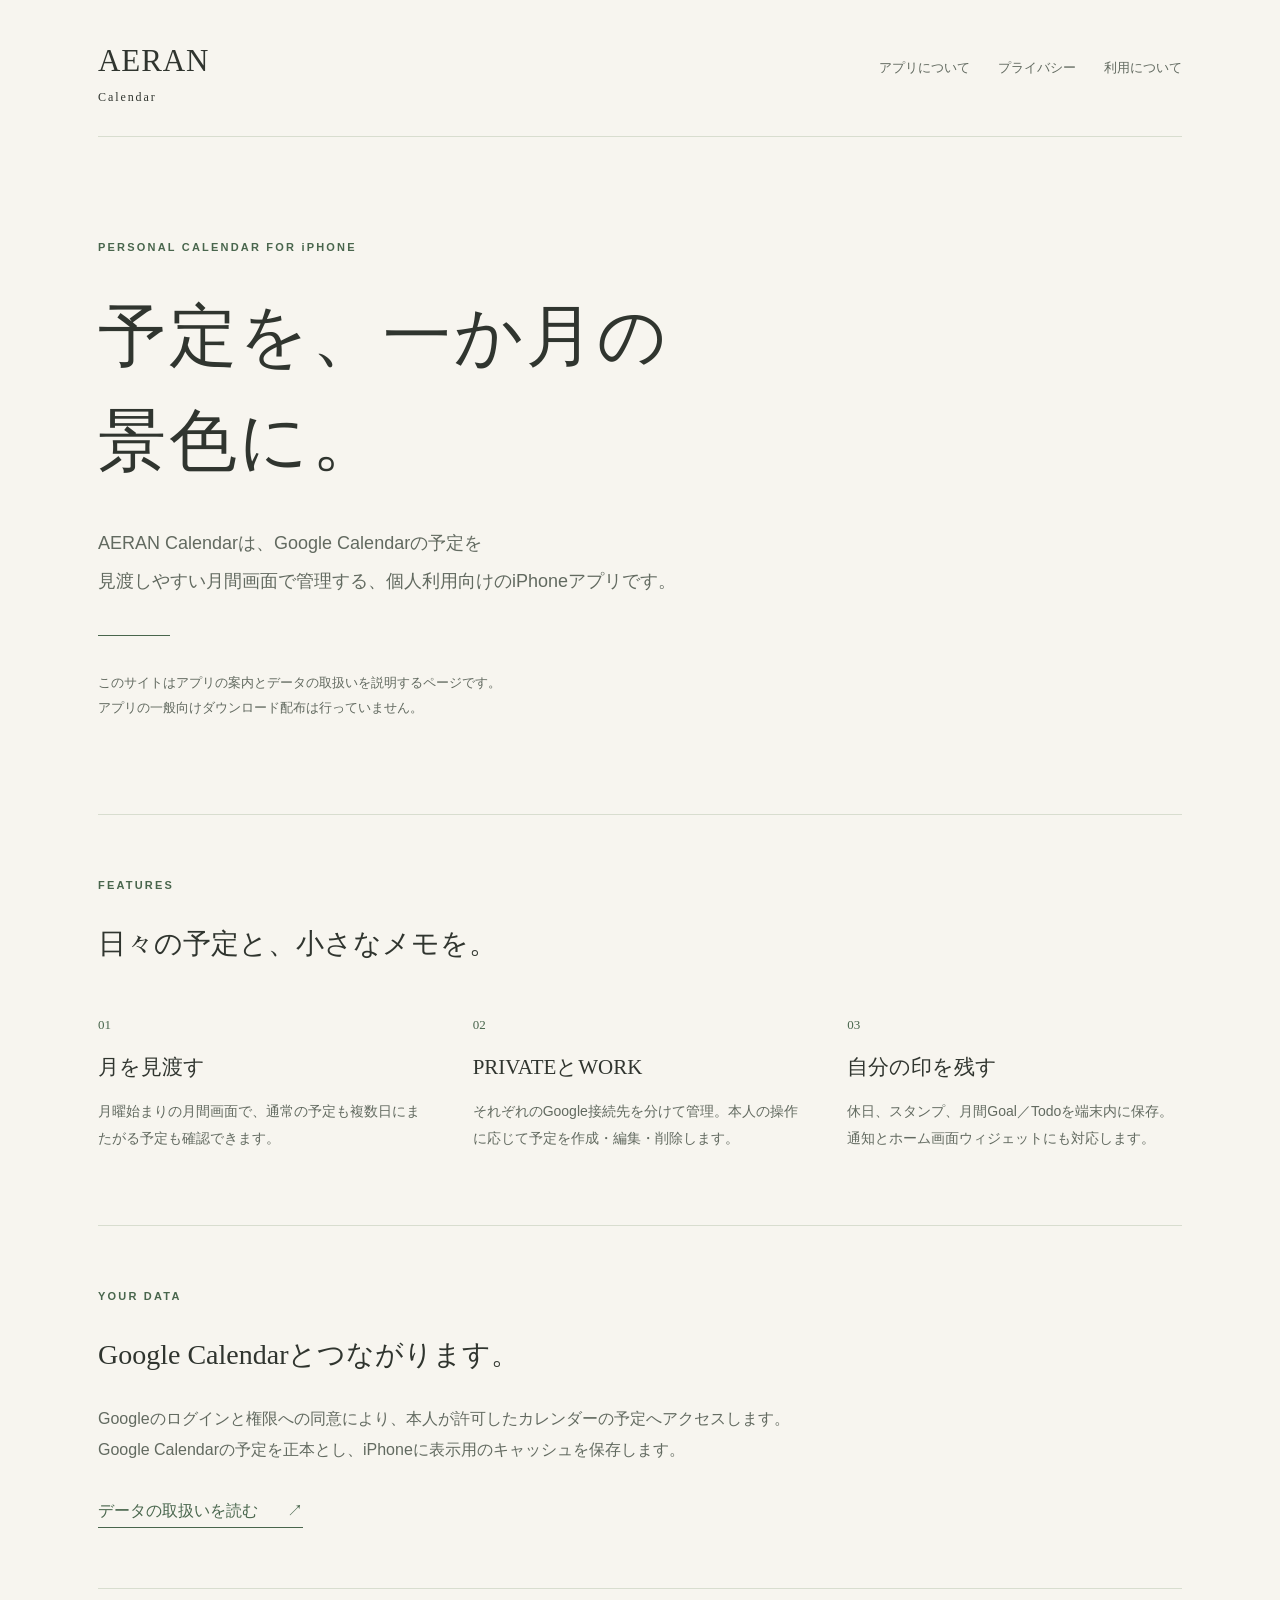
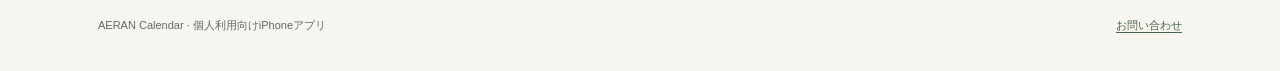
<file: index.html>
<!doctype html>
<html lang="ja"><head><meta charset="utf-8"><meta name="viewport" content="width=device-width,initial-scale=1"><meta name="description" content="Google Calendarの予定を月間画面で管理する個人利用向けiPhoneアプリ、AERAN Calendarの案内とプライバシーポリシー。"><title>アプリについて | AERAN Calendar</title><link rel="stylesheet" href="style.css"></head><body><div class="shell"><header><a class="brand" href="index.html">AERAN<span>Calendar</span></a><nav aria-label="メインナビゲーション"><a href="index.html">アプリについて</a><a href="privacy.html">プライバシー</a><a href="terms.html">利用について</a></nav></header><main><section class="hero"><p class="eyebrow">PERSONAL CALENDAR FOR iPHONE</p><h1>予定を、一か月の<br>景色に。</h1><p class="intro">AERAN Calendarは、Google Calendarの予定を<br class="wide">見渡しやすい月間画面で管理する、個人利用向けのiPhoneアプリです。</p><div class="rule"></div><p class="note">このサイトはアプリの案内とデータの取扱いを説明するページです。<br>アプリの一般向けダウンロード配布は行っていません。</p></section><section aria-labelledby="features"><p class="eyebrow">FEATURES</p><h2 id="features">日々の予定と、小さなメモを。</h2><div class="features"><article><span class="number">01</span><h3>月を見渡す</h3><p>月曜始まりの月間画面で、通常の予定も複数日にまたがる予定も確認できます。</p></article><article><span class="number">02</span><h3>PRIVATEとWORK</h3><p>それぞれのGoogle接続先を分けて管理。本人の操作に応じて予定を作成・編集・削除します。</p></article><article><span class="number">03</span><h3>自分の印を残す</h3><p>休日、スタンプ、月間Goal／Todoを端末内に保存。通知とホーム画面ウィジェットにも対応します。</p></article></div></section><section class="connection"><p class="eyebrow">YOUR DATA</p><h2>Google Calendarとつながります。</h2><p>Googleのログインと権限への同意により、本人が許可したカレンダーの予定へアクセスします。Google Calendarの予定を正本とし、iPhoneに表示用のキャッシュを保存します。</p><a class="text-link" href="privacy.html">データの取扱いを読む <span aria-hidden="true">↗</span></a></section></main><footer><span>AERAN Calendar · 個人利用向けiPhoneアプリ</span><a href="https://github.com/akirosso-art/aeran-calendar-info/issues">お問い合わせ</a></footer></div></body></html>
</file>
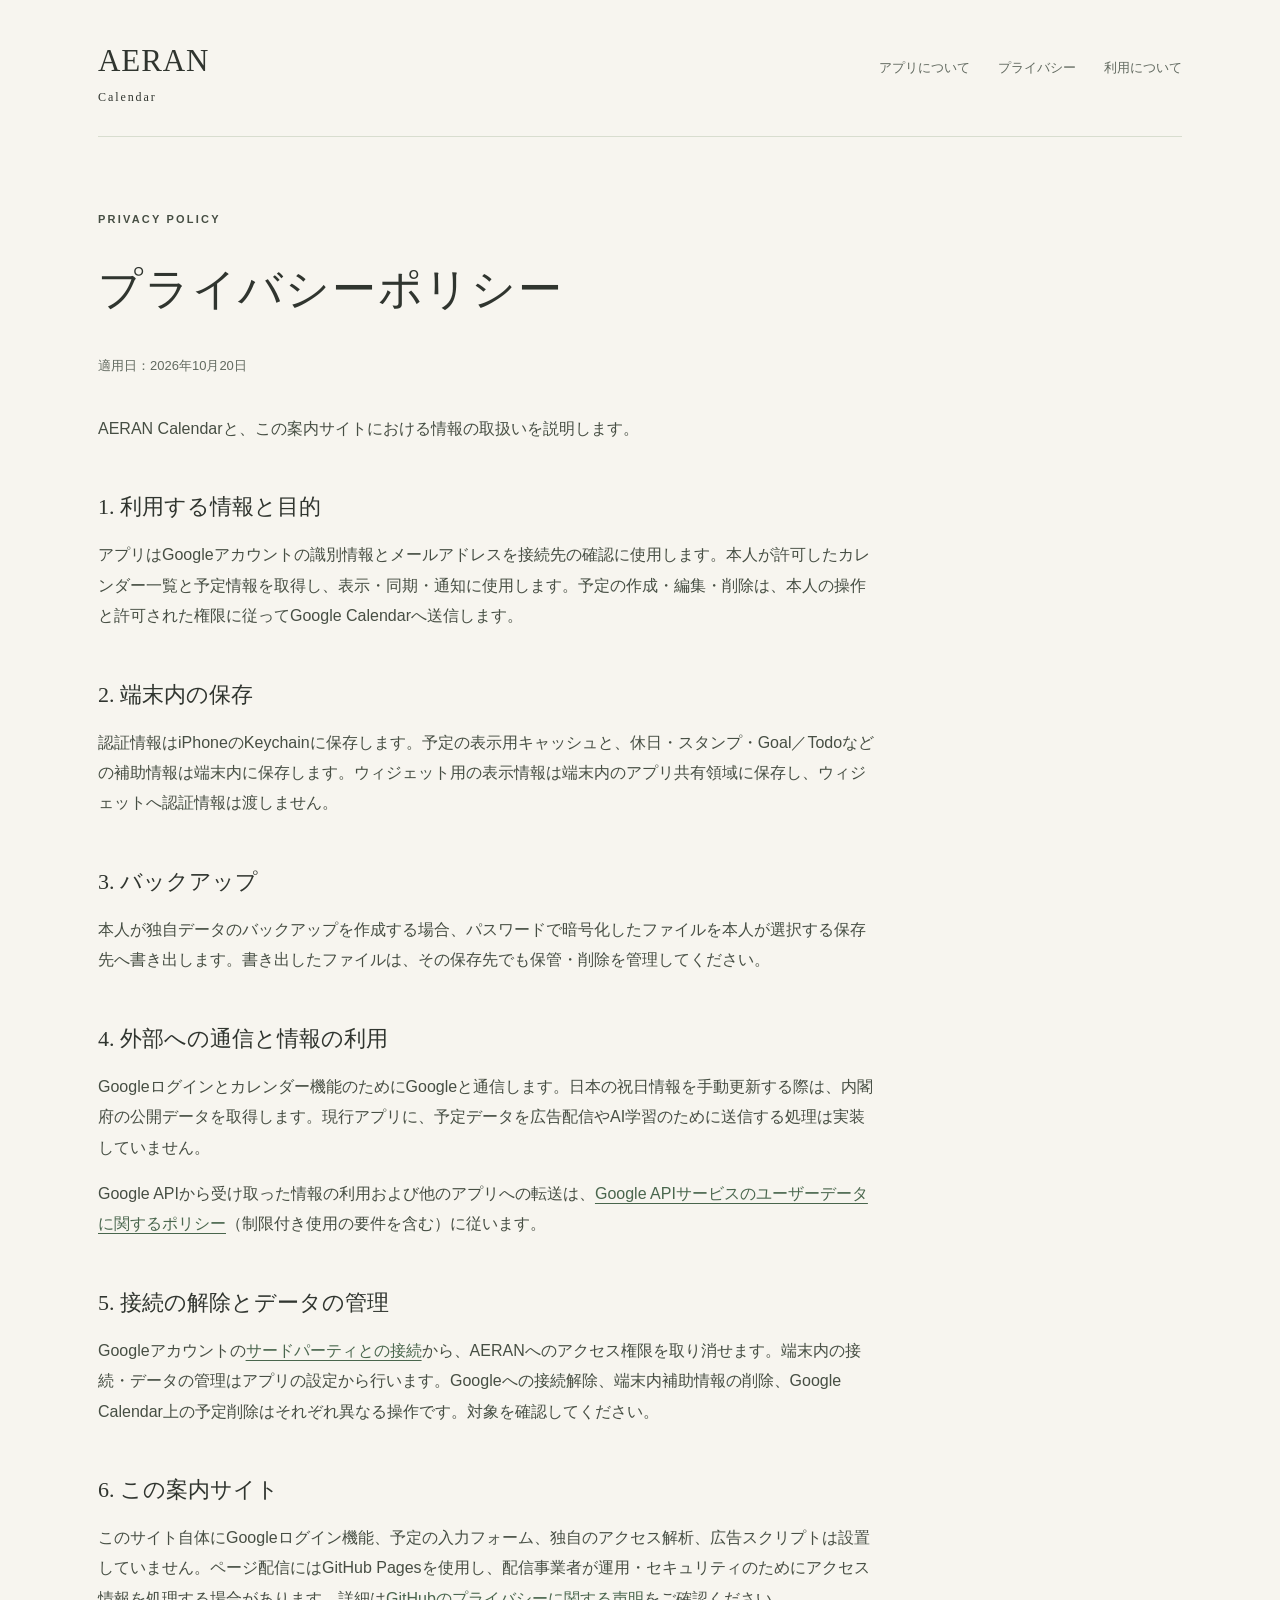
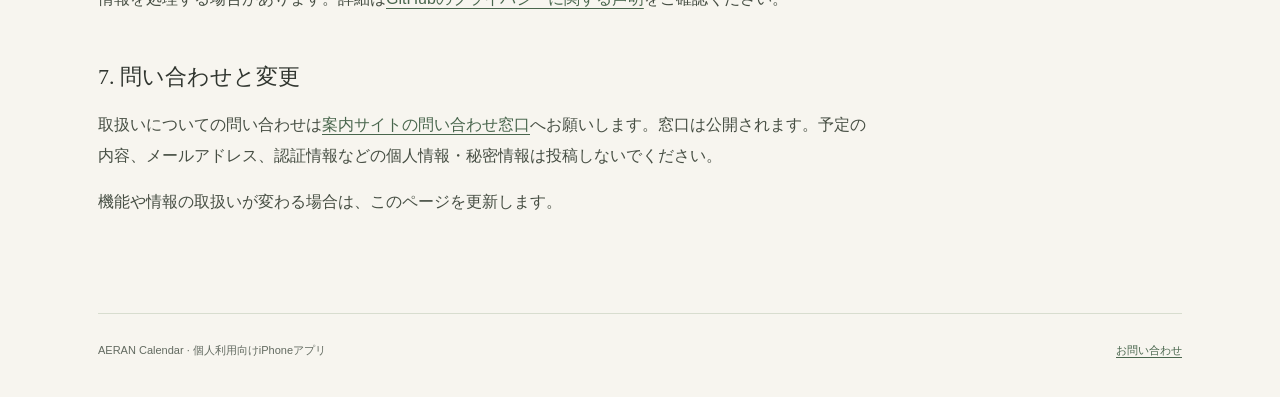
<file: privacy.html>
<!doctype html>
<html lang="ja"><head><meta charset="utf-8"><meta name="viewport" content="width=device-width,initial-scale=1"><meta name="description" content="AERAN CalendarがGoogleアカウントと予定情報を扱う目的、保存場所、通信、接続解除、問い合わせ方法を説明します。"><title>プライバシーポリシー | AERAN Calendar</title><link rel="stylesheet" href="style.css"></head><body><div class="shell"><header><a class="brand" href="index.html">AERAN<span>Calendar</span></a><nav aria-label="メインナビゲーション"><a href="index.html">アプリについて</a><a href="privacy.html">プライバシー</a><a href="terms.html">利用について</a></nav></header><main><article class="document"><p class="eyebrow">PRIVACY POLICY</p><h1>プライバシーポリシー</h1><p class="updated">適用日：2026年10月20日</p><p>AERAN Calendarと、この案内サイトにおける情報の取扱いを説明します。</p><h2>1. 利用する情報と目的</h2><p>アプリはGoogleアカウントの識別情報とメールアドレスを接続先の確認に使用します。本人が許可したカレンダー一覧と予定情報を取得し、表示・同期・通知に使用します。予定の作成・編集・削除は、本人の操作と許可された権限に従ってGoogle Calendarへ送信します。</p><h2>2. 端末内の保存</h2><p>認証情報はiPhoneのKeychainに保存します。予定の表示用キャッシュと、休日・スタンプ・Goal／Todoなどの補助情報は端末内に保存します。ウィジェット用の表示情報は端末内のアプリ共有領域に保存し、ウィジェットへ認証情報は渡しません。</p><h2>3. バックアップ</h2><p>本人が独自データのバックアップを作成する場合、パスワードで暗号化したファイルを本人が選択する保存先へ書き出します。書き出したファイルは、その保存先でも保管・削除を管理してください。</p><h2>4. 外部への通信と情報の利用</h2><p>Googleログインとカレンダー機能のためにGoogleと通信します。日本の祝日情報を手動更新する際は、内閣府の公開データを取得します。現行アプリに、予定データを広告配信やAI学習のために送信する処理は実装していません。</p><p>Google APIから受け取った情報の利用および他のアプリへの転送は、<a href="https://developers.google.com/terms/api-services-user-data-policy">Google APIサービスのユーザーデータに関するポリシー</a>（制限付き使用の要件を含む）に従います。</p><h2>5. 接続の解除とデータの管理</h2><p>Googleアカウントの<a href="https://myaccount.google.com/connections">サードパーティとの接続</a>から、AERANへのアクセス権限を取り消せます。端末内の接続・データの管理はアプリの設定から行います。Googleへの接続解除、端末内補助情報の削除、Google Calendar上の予定削除はそれぞれ異なる操作です。対象を確認してください。</p><h2>6. この案内サイト</h2><p>このサイト自体にGoogleログイン機能、予定の入力フォーム、独自のアクセス解析、広告スクリプトは設置していません。ページ配信にはGitHub Pagesを使用し、配信事業者が運用・セキュリティのためにアクセス情報を処理する場合があります。詳細は<a href="https://docs.github.com/en/site-policy/privacy-policies/github-general-privacy-statement">GitHubのプライバシーに関する声明</a>をご確認ください。</p><h2>7. 問い合わせと変更</h2><p>取扱いについての問い合わせは<a href="https://github.com/akirosso-art/aeran-calendar-info/issues">案内サイトの問い合わせ窓口</a>へお願いします。窓口は公開されます。予定の内容、メールアドレス、認証情報などの個人情報・秘密情報は投稿しないでください。</p><p>機能や情報の取扱いが変わる場合は、このページを更新します。</p></article></main><footer><span>AERAN Calendar · 個人利用向けiPhoneアプリ</span><a href="https://github.com/akirosso-art/aeran-calendar-info/issues">お問い合わせ</a></footer></div></body></html>
</file>
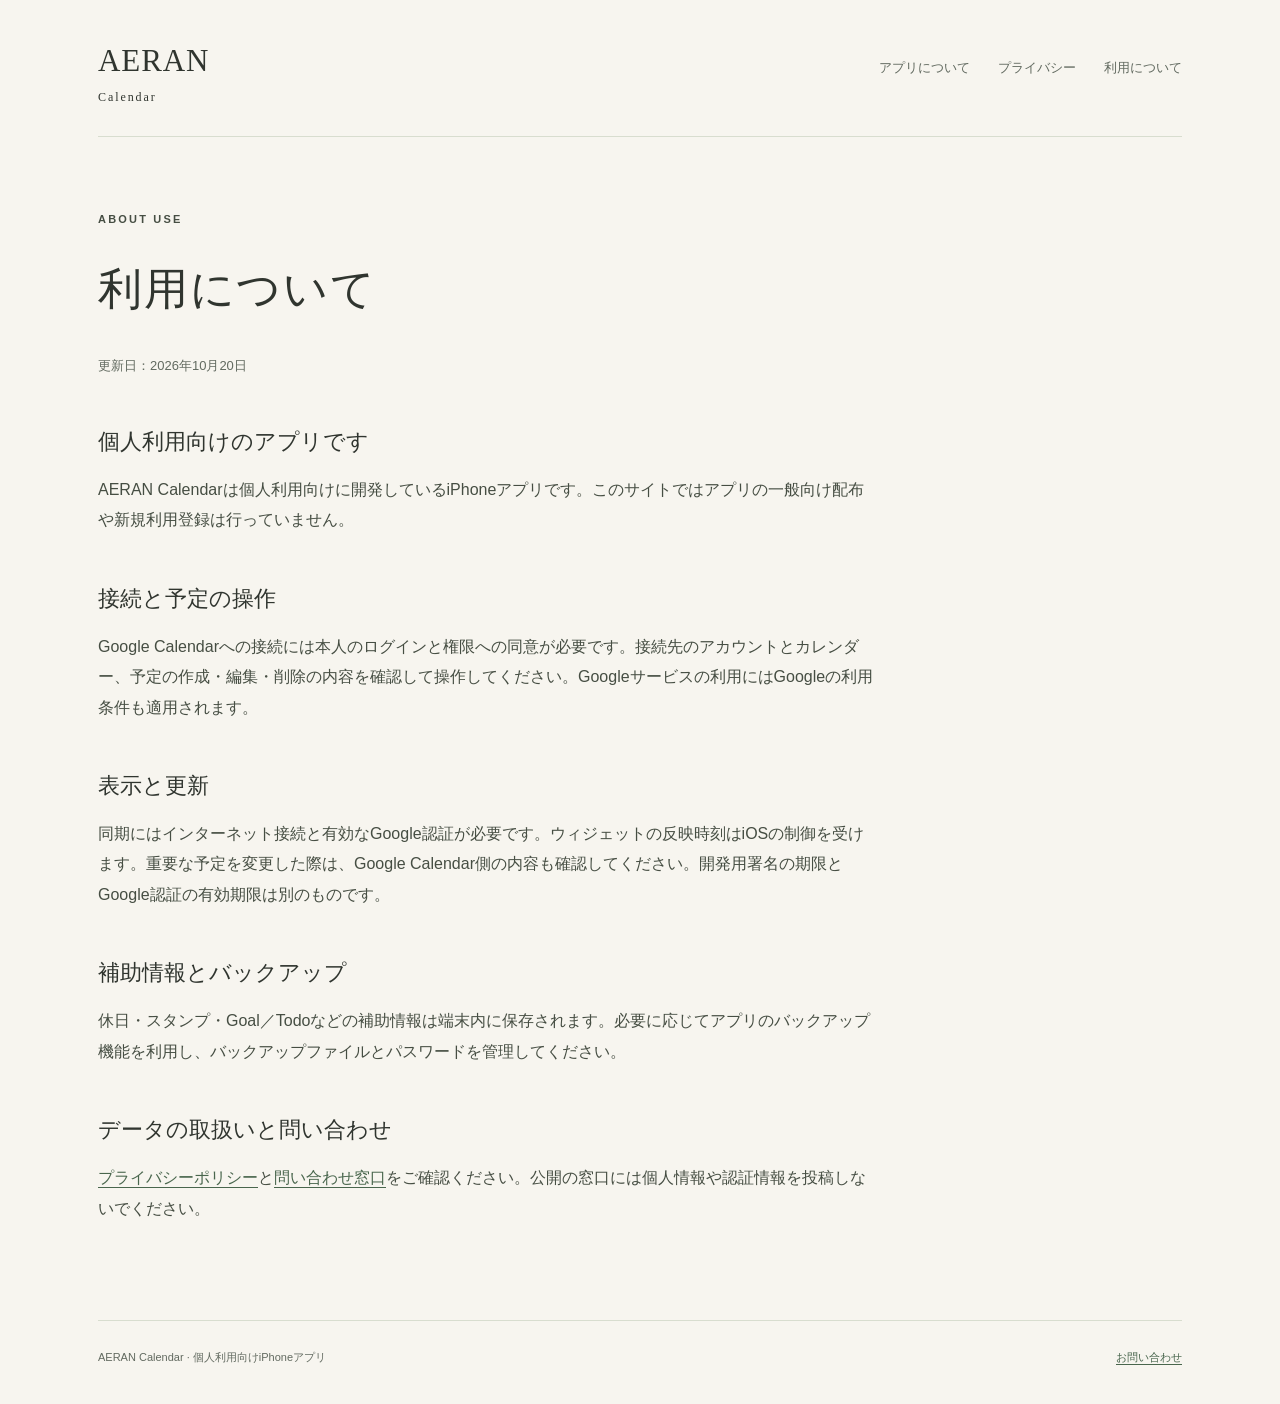
<file: terms.html>
<!doctype html>
<html lang="ja"><head><meta charset="utf-8"><meta name="viewport" content="width=device-width,initial-scale=1"><meta name="description" content="AERAN Calendarの個人利用、Google Calendarへの接続、予定操作、同期とバックアップに関する案内。"><title>利用について | AERAN Calendar</title><link rel="stylesheet" href="style.css"></head><body><div class="shell"><header><a class="brand" href="index.html">AERAN<span>Calendar</span></a><nav aria-label="メインナビゲーション"><a href="index.html">アプリについて</a><a href="privacy.html">プライバシー</a><a href="terms.html">利用について</a></nav></header><main><article class="document"><p class="eyebrow">ABOUT USE</p><h1>利用について</h1><p class="updated">更新日：2026年10月20日</p><h2>個人利用向けのアプリです</h2><p>AERAN Calendarは個人利用向けに開発しているiPhoneアプリです。このサイトではアプリの一般向け配布や新規利用登録は行っていません。</p><h2>接続と予定の操作</h2><p>Google Calendarへの接続には本人のログインと権限への同意が必要です。接続先のアカウントとカレンダー、予定の作成・編集・削除の内容を確認して操作してください。Googleサービスの利用にはGoogleの利用条件も適用されます。</p><h2>表示と更新</h2><p>同期にはインターネット接続と有効なGoogle認証が必要です。ウィジェットの反映時刻はiOSの制御を受けます。重要な予定を変更した際は、Google Calendar側の内容も確認してください。開発用署名の期限とGoogle認証の有効期限は別のものです。</p><h2>補助情報とバックアップ</h2><p>休日・スタンプ・Goal／Todoなどの補助情報は端末内に保存されます。必要に応じてアプリのバックアップ機能を利用し、バックアップファイルとパスワードを管理してください。</p><h2>データの取扱いと問い合わせ</h2><p><a href="privacy.html">プライバシーポリシー</a>と<a href="https://github.com/akirosso-art/aeran-calendar-info/issues">問い合わせ窓口</a>をご確認ください。公開の窓口には個人情報や認証情報を投稿しないでください。</p></article></main><footer><span>AERAN Calendar · 個人利用向けiPhoneアプリ</span><a href="https://github.com/akirosso-art/aeran-calendar-info/issues">お問い合わせ</a></footer></div></body></html>
</file>
<file: style.css>
@charset "UTF-8";
:root{--paper:#f7f5ef;--ink:#30352f;--muted:#626a60;--line:#d8ddcf;--accent:#49664d}*{box-sizing:border-box}html{color-scheme:light}body{margin:0;background:var(--paper);color:var(--ink);font:16px/1.9 -apple-system,BlinkMacSystemFont,"Hiragino Kaku Gothic ProN","Yu Gothic",sans-serif}.shell{max-width:1180px;margin:auto;padding:0 48px}a{color:var(--accent);text-underline-offset:.25em}a:focus-visible{outline:3px solid var(--accent);outline-offset:5px}header{padding:32px 0;display:flex;align-items:center;justify-content:space-between;gap:30px;border-bottom:1px solid var(--line)}.brand{font-family:Georgia,"Times New Roman",serif;font-size:31px;letter-spacing:.03em;text-decoration:none;color:var(--ink)}.brand span{font-family:inherit;display:block;font-size:12px;letter-spacing:.16em;line-height:1.1}nav{display:flex;gap:28px;font-size:13px}nav a{color:var(--muted);text-decoration:none}nav a:hover{text-decoration:underline}.hero{padding:100px 0 80px}.eyebrow{color:var(--accent);letter-spacing:.2em;font-size:11px;font-weight:650;margin:0 0 26px}h1,h2,h3{font-family:"Hiragino Mincho ProN","Yu Mincho",Georgia,serif;font-weight:500;line-height:1.55}h1{font-size:clamp(38px,5.8vw,68px);letter-spacing:.04em;margin:0 0 30px}h2{font-size:28px;margin:0 0 28px}h3{font-size:21px;margin:12px 0}.intro{font-size:18px;color:var(--muted);line-height:2.1}.rule{height:1px;width:72px;background:var(--accent);margin:35px 0}.note{font-size:13px;color:var(--muted)}section+section{border-top:1px solid var(--line);padding:60px 0}.features{display:grid;grid-template-columns:repeat(3,1fr);gap:40px;margin-top:44px}.number{font-family:Georgia,serif;color:var(--accent);font-size:13px}.features p{font-size:14px;color:var(--muted)}.connection>p:not(.eyebrow){max-width:720px;color:var(--muted)}.text-link{display:inline-block;margin-top:15px;text-decoration:none;border-bottom:1px solid var(--accent)}.text-link span{margin-left:25px}.document{max-width:780px;padding:72px 0 80px}.document h1{font-size:clamp(28px,4.6vw,44px);overflow-wrap:anywhere}.document h2{margin:46px 0 14px;font-size:22px}.document p{color:#464e43}.updated{font-size:13px;color:var(--muted)!important;margin-bottom:35px}footer{border-top:1px solid var(--line);padding:26px 0 36px;display:flex;justify-content:space-between;gap:22px;font-size:11px;color:var(--muted)}@media(max-width:650px){.shell{padding:0 24px}header{align-items:flex-start;padding:24px 0;gap:25px}.brand{font-size:27px}nav{flex-wrap:wrap;gap:9px 15px;justify-content:flex-end;max-width:205px;font-size:11px}.hero{padding:64px 0 48px}.intro{font-size:15px}.wide{display:none}h2{font-size:24px}.features{grid-template-columns:1fr;gap:18px;margin-top:28px}.features article{padding-top:15px}.features h3{margin:5px 0}.features p{margin-top:10px}.document{padding:48px 0 56px}.document h2{font-size:20px}footer{flex-direction:column;gap:6px}}
</file>
